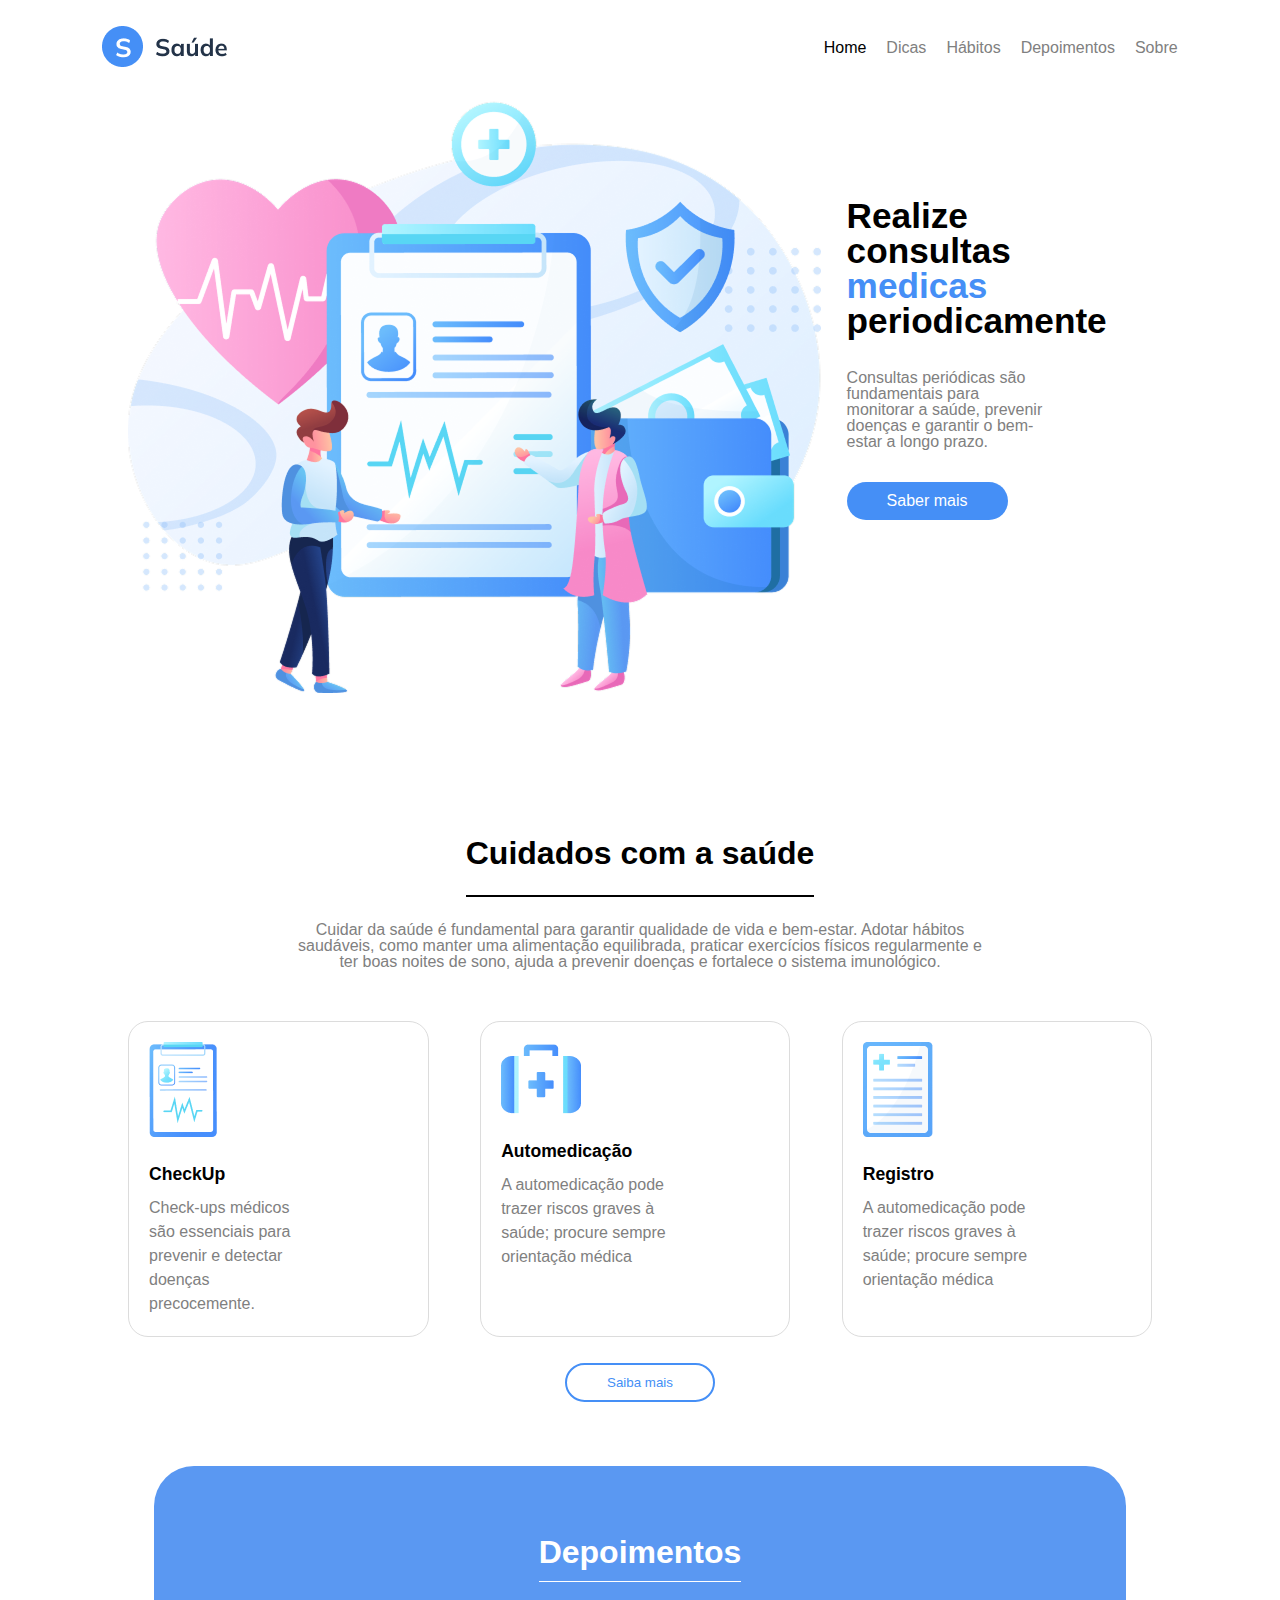
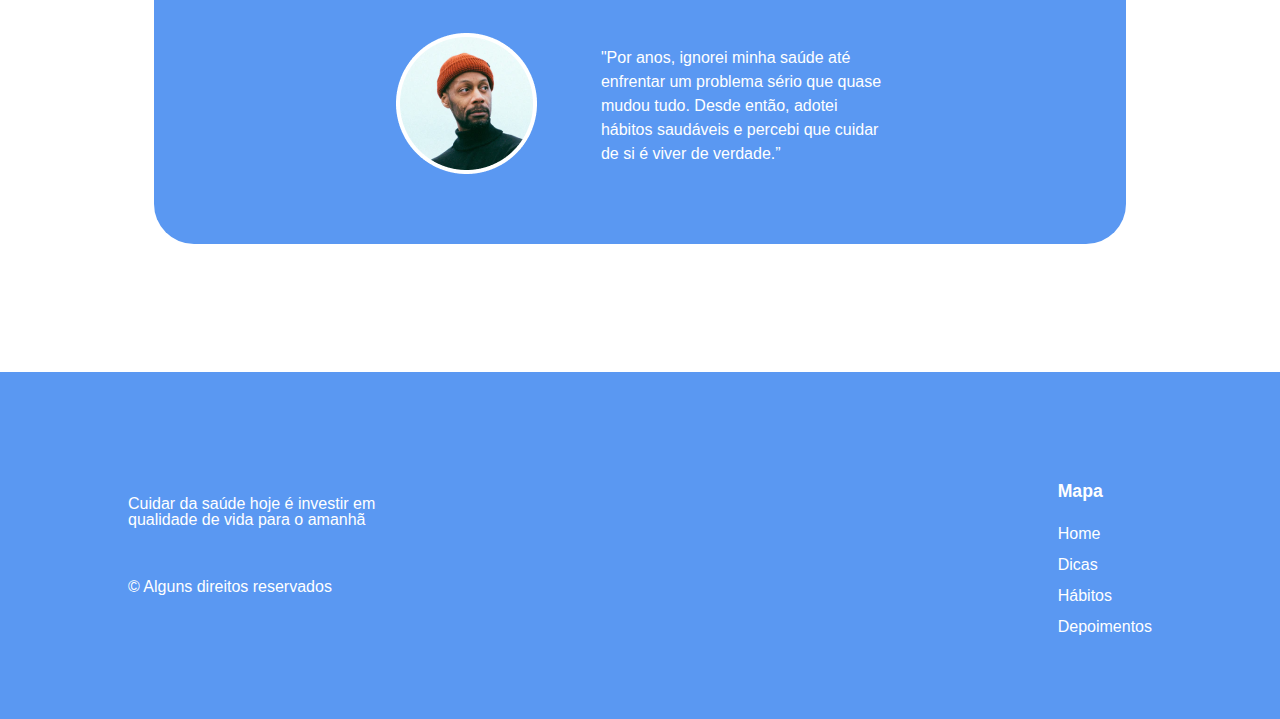
<file: atv_Saude/index.html>
<!DOCTYPE html>
<html lang="pt-br">
<head>
    <meta charset="UTF-8">
    <meta name="viewport" content="width=device-width, initial-scale=1.0">
    <title>Teste: Saúde</title>
    <link rel="stylesheet" href="css/reset.css">
    <link rel="stylesheet" href="css/style.css">
</head>
<body>
    <header>
        <nav>
            <h1>
                <a href="index.html">
                    <img src="src/images/logo.png" alt="Logo Saúde">
                </a>
            </h1>
            <ul>
                <li><a href="index.html" class="atual">Home</a></li>
                <li><a href="#">Dicas</a></li>
                <li><a href="#">Hábitos</a></li>
                <li><a href="#">Depoimentos</a></li>
                <li><a href="#">Sobre</a></li>
            </ul>
        </nav>
    </header>
    <main>
        <section class="banner">
            <div>
                <img src="src/images/prontuario.png" alt="Ilustração: prontuário com pessoas interagindo">
            </div>
            <div>
                <h2>Realize consultas <span>medicas</span> periodicamente</h2>
                <p>Consultas periódicas são fundamentais para monitorar a saúde, 
                prevenir doenças e garantir o bem-estar a longo prazo.</p>
                <p><button>Saber mais</button></p>
            </div>
        </section>
        <section class="cuidados">
            <h2>Cuidados com a saúde</h2>
            <p>Cuidar da saúde é fundamental para garantir qualidade de vida e bem-estar. Adotar hábitos saudáveis, como manter uma alimentação equilibrada, praticar exercícios físicos regularmente e ter boas noites de sono, ajuda a prevenir doenças e fortalece o sistema imunológico.</p>
            <ul>
                <li>
                    <img src="src/images/Frame 1.png" alt="Prontuario">
                    <h3>CheckUp</h3>
                    <p>Check-ups médicos são essenciais para prevenir e detectar doenças precocemente.</p>
                </li>
                <li>
                    <img src="src/images/Frame 2.png" alt="Maleta Medicamentos">
                    <h3>Automedicação</h3>
                    <p>A automedicação pode trazer riscos graves à saúde; procure sempre orientação médica</p>
                </li>
                <li>
                    <img src="src/images/Frame 3.png" alt="Prontuario 2">
                    <h3>Registro</h3>
                    <p>A automedicação pode trazer riscos graves à saúde; procure sempre orientação médica</p>
                </li>
            </ul>
            <p><button>Saiba mais</button></p>
        </section>
        <section class="depoimentos">
            <h2>Depoimentos</h2>
            <div>
                <img src="src/images/perfil img.png" alt="Foto de perfil">
                <p>"Por anos, ignorei minha saúde até enfrentar um problema sério que quase mudou tudo. Desde então, adotei hábitos saudáveis e percebi que cuidar de si é viver de verdade.”</p>
            </div>
        </section>
    </main>
    <footer>
        <div>
            <p>Cuidar da saúde hoje é investir em qualidade de vida para o amanhã</p>
            <p> &copy; Alguns direitos reservados</p>
        </div>
        <div>
            <h4>Mapa</h4>
            <nav>
                <ul>
                    <li><a href="index.html">Home</a></li>
                    <li><a href="#">Dicas</a></li>
                    <li><a href="#">Hábitos</a></li>
                    <li><a href="#">Depoimentos</a></li>
                </ul>
            </nav>
        </div>
    </footer>
</body>
</html>
</file>
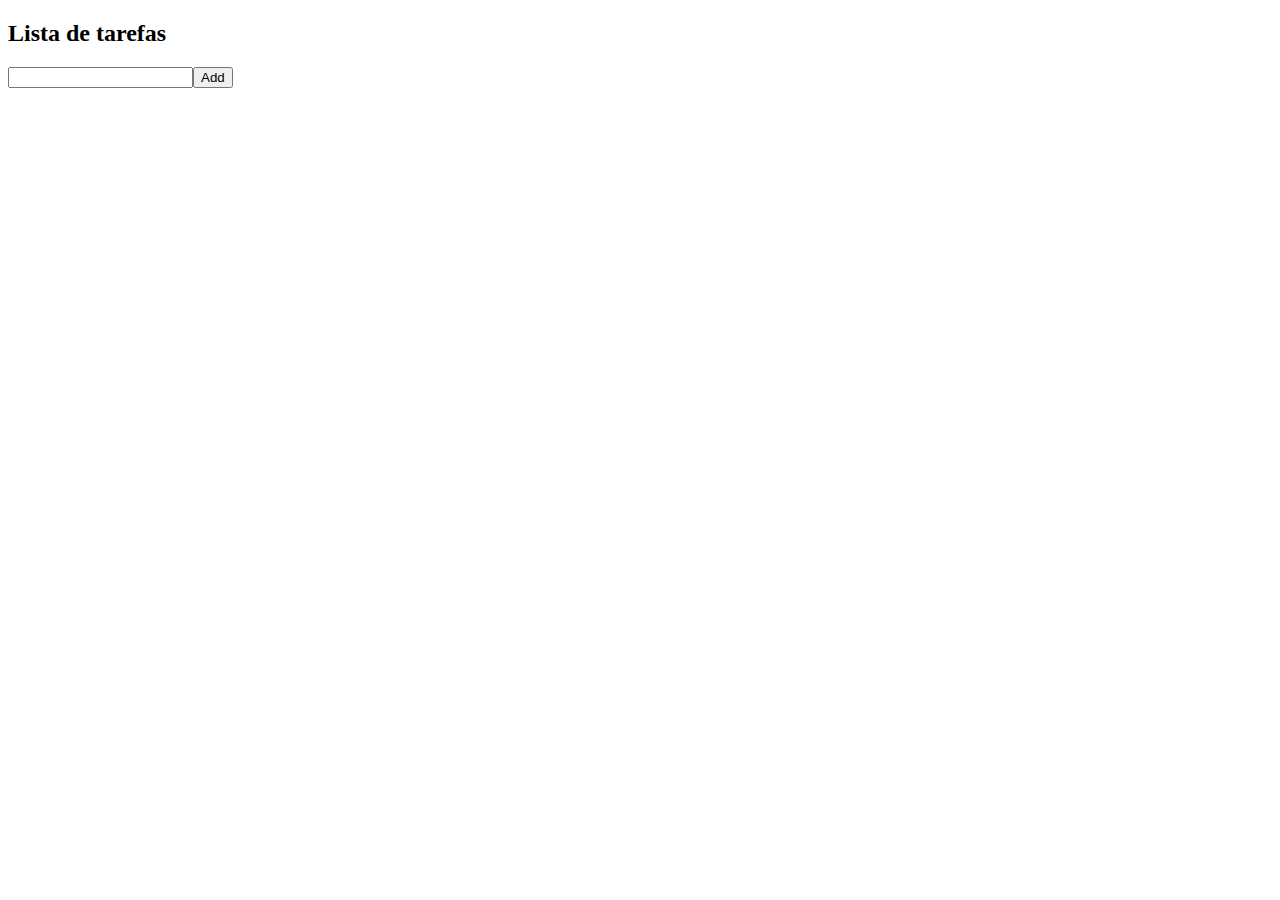
<file: List/index.html>
<!DOCTYPE html>
<html lang="pt-br">
<head>
    <meta charset="UTF-8">
    <meta name="viewport" content="width=device-width, initial-scale=1.0">
    <title>Document</title>
</head>
<body>
    <section>
        <h2>Lista de tarefas</h2>
        <form action="#"><input type="text"><button>Add</button></form>
        <ul id="lista">  </ul>
    </section>
    <script>
        let button = document.querySelector("button");
        button.addEventListener("click", function(evt){
            evt.preventDefault();
            let campo = document.querySelector("input");
            let lista = document.querySelector("#lista");
            let item = document.createElement("li");
            item.innerHTML = "<span class='texto'>" + campo.value + "</span> <span class = 'remover'> Remover </span> <span class='editar'>Editar </span>"; 
            lista.appendChild(item);

            console.log(item);
            console.log("message");
        });
        let lista = document.querySelector("#lista");
        lista.addEventListener("click",function(evt){
            let elemento = evt.target;
            console.log(elemento.className);
            if(elemento.className=="remover"){
                elemento.parentElement.remove();
            }else if(elemento.className=="editar"){
                elemento.parentElement.querySelector(".texto").contentEditable=true;
                elemento.parentElement.querySelector(".texto").focus();
            }
        });
    </script>
</body>
</html>
</file>
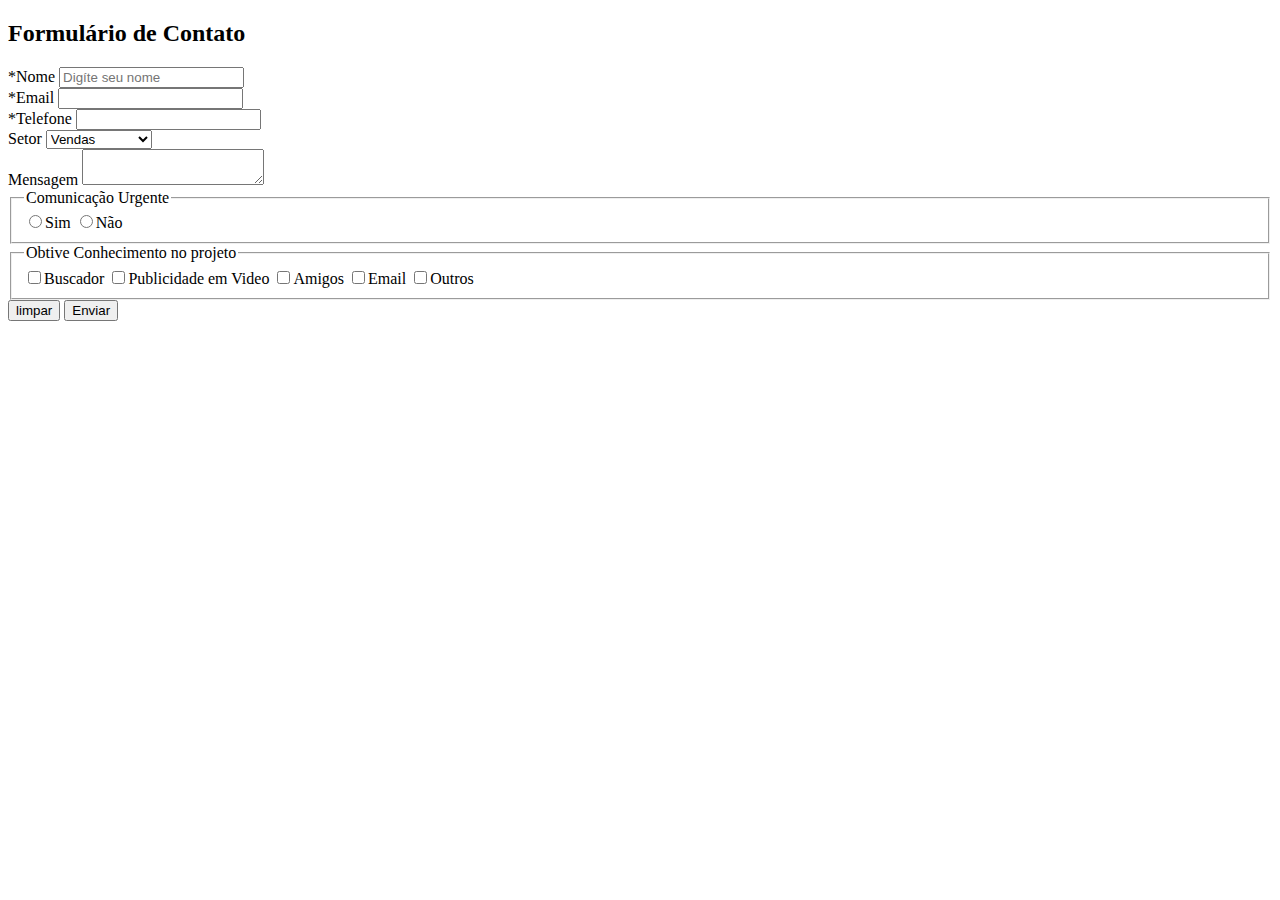
<file: form.html>
<!DOCTYPE html>
<html lang="pt-br">
<head>
    <meta charset="UTF-8">
    <meta name="viewport" content="width=device-width, initial-scale=1.0">
    <title>Document</title>
</head>
<body>
    <main>
        <h2>Formulário de Contato</h2>
        <form action="#">
            <div>
                <label for="nome">*Nome</label>
                <input id="nome" type="text" required placeholder="Digíte seu nome" name="nome">
            </div>
            <div>
                <label for="email">*Email</label>
                <input id="email" type="email" name="email" required> <!--required deixa o item obrigatorio de preencher-->
            </div>
            <div>
                <label for="fone">*Telefone</label>
                <input type="tel" id="fone" name="fone">            
            </div>
            <div>
                <label for="setor">Setor</label>
                <select name="setor" id="setor">
                    <option value="1">Vendas</option>
                    <option value="2">Administrativo</option>
                    <option value="3">Financeiro</option>
                </select>
            </div>
            <div>
                <label for="text">Mensagem</label>
                <textarea name="text" id="text"></textarea>
            </div>
            <div>
                <fieldset>
                    <legend>Comunicação Urgente</legend>
                    <label>
                        <input type="radio" name="comunicacao">Sim
                    </label>
                    <label>
                        <input type="radio" name="comunicacao">Não
                    </label>
                </fieldset>
            </div>
            <div>
                <fieldset>
                    <legend>Obtive Conhecimento no projeto</legend>
                    <label>
                        <input type="checkbox" name="objetivo[]" value="1">Buscador
                    </label>
                    <label>
                        <input type="checkbox" name="objetivo[]" value="2">Publicidade em Video
                    </label>
                    <label>
                        <input type="checkbox" name="objetivo[]" value="3">Amigos
                    </label>
                    <label>
                        <input type="checkbox" name="objetivo[]" value="4">Email
                    </label>
                    <label>
                        <input type="checkbox" name="objetivo[]" value="5">Outros
                    </label>
                </fieldset>
            </div>
            <div>
                <input type="reset" value="limpar">
                <button type="submit">Enviar</button>
            </div>
        </form>
    </main>
</body>
</html>
</file>
<file: atv_Saude/css/style.css>
a {
    font-family: 'Trebuchet MS', 'Lucida Sans Unicode', 'Lucida Grande', 'Lucida Sans', Arial, sans-serif;
    text-decoration: none;
}
p{
    font-family: 'Trebuchet MS', 'Lucida Sans Unicode', 'Lucida Grande', 'Lucida Sans', Arial, sans-serif;
}
h2{
    font-family: 'Trebuchet MS', 'Lucida Sans Unicode', 'Lucida Grande', 'Lucida Sans', Arial, sans-serif;
}
h3{
    font-family: 'Trebuchet MS', 'Lucida Sans Unicode', 'Lucida Grande', 'Lucida Sans', Arial, sans-serif;
}
h4{
    font-family: 'Trebuchet MS', 'Lucida Sans Unicode', 'Lucida Grande', 'Lucida Sans', Arial, sans-serif;
}

/* ==== TOPO ==== */

header nav {
    display: flex;
    justify-content: space-between;
    align-items: center;
    margin: 2vw 8vw;
}
header nav ul {
    display: flex;
}
header nav ul li {
    margin: 0 0 0 20px;
}
header nav ul li a {
    color: gray;
}
header nav ul li a.atual{
    color: black;
}


/* ==== BANNER ==== */


section.banner {
    display: flex;
    margin: 0 10vw;
}
section.banner img{
    margin: 0 2vw 0 0;
}
section.banner h2 {
    color: black;
    font-size: 2.2rem;
    margin: 8vw 5.2vw 2.5vw 0;
    font-weight: bold;
}
section.banner h2 span{
    color: #458FF6;
}
section.banner p{
    color: gray;
    margin: 0 10vw 0 0;
}
section.banner p button{
    color: white;
    background: #458FF6;
    border-radius: 20px;
    border: none;
    padding: 10px 40px 10px 40px;
    margin: 2.5vw 0 0 0;
    font-size: 1rem;
}

/* ==== CUIDADOS ==== */

section.cuidados {
    margin: 3vw 10vw 3vw 10vw;
    text-align: center;
}
section.cuidados h2 {
    font-size: 2rem;
    color: black;
    font-weight: bold;
    border-bottom: 2px solid black;
    display: inline-block;
    padding: 8vw 0 2vw 0;
}
section.cuidados > p{
    color: gray;
    margin: 2vw 16% 4vw 16%;
}
section.cuidados ul {
    display: flex;
    text-align: left;
}
section.cuidados ul li{
    border: 1px solid gainsboro;
    border-radius: 20px;
    padding: 20px;
    margin: 0 4vw 0 0;
}
section.cuidados ul li:last-child{
    margin: 0;
}
section.cuidados ul li h3 {
    margin: 2vw 0 1vw 0;
    font-weight: bold;
    font-size: 1.1rem;
}
section.cuidados ul li p{
    color: gray;
    line-height: 1.5rem;
    margin: 0 7vw 0 0;
}
section.cuidados button {
    color: #458FF6;
    background: white;
    border: 2px solid #458FF6;
    padding: 10px 40px 10px 40px;
    border-radius: 20px;
}

/* ==== DEPOIMENTOS ==== */
section.depoimentos{
    text-align: center;
    background-color: #5A98F2;
    margin: 5vw 12vw 10vw 12vw;
    border-radius: 40px;
    padding: 70px;
}
section.depoimentos h2{
    font-weight: bold;
    font-size: 2rem;
    color: white;
    border-bottom: 1px solid white;
    padding: 0 0 1vw 0;
    display: inline-block;
}
section.depoimentos div {
    display: flex;
    justify-content: center;
}
section.depoimentos div p{
    text-align: left;
    width: 34%;
    color: white;
    margin: 5vw 0 0 5vw;
    line-height: 1.5rem;
}
section.depoimentos div img{
    margin: 4vw 0 0 0;
}

/* ==== FOOTER ==== */

footer {
    background-color: #5A98F2;
    color: white;
    margin: 5vw 0 0 0;
    padding: 60px 10vw 60px 10vw;
    border: none;
    display: flex;
    justify-content: space-between;
}
footer div p:first-child{
    margin: 5vw 0 4vw 0;
    width: 58%;
}
footer div p:last-child{
    margin: 0 0 5vw 0;
}
footer h4 {
    font-weight: bold;
    font-size: 1.1rem;
    font-size: 0,;
    margin: 4vw 0 2vw 0;
}
footer a{
    color: white;
}
footer ul li{
    margin: 15px 0 15px 0;
}
</file>
